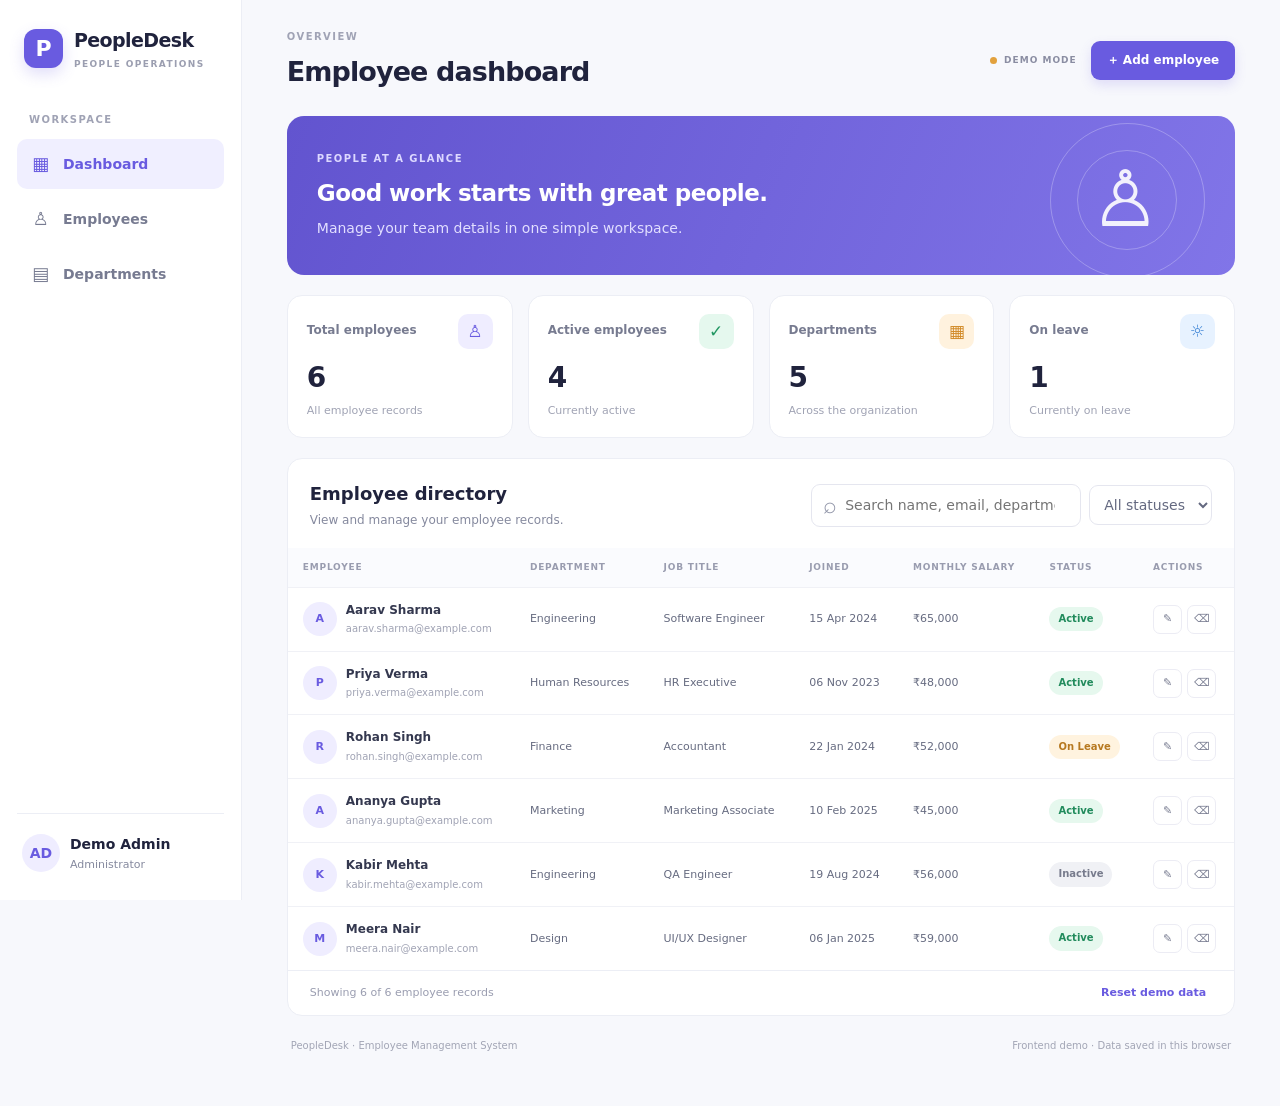
<file: index.html>
<!DOCTYPE html>
<html lang="en">
<head>
  <meta charset="UTF-8">
  <meta name="viewport" content="width=device-width, initial-scale=1">
  <meta name="theme-color" content="#171a35">
  <title>PeopleDesk — Employee Management System</title>
  <meta name="description" content="A responsive employee management dashboard demo for managing employee records.">
  <link rel="stylesheet" href="style.css">
</head>
<body>
  <div class="layout">
    <aside class="sidebar">
      <a class="brand" href="#" aria-label="PeopleDesk home">
        <span class="brand-icon">P</span><span class="brand-name">PeopleDesk<small>PEOPLE OPERATIONS</small></span>
      </a>
      <div class="nav-caption">WORKSPACE</div>
      <button class="nav-item active" data-view="dashboard"><span class="nav-symbol">▦</span> Dashboard</button>
      <button class="nav-item" data-view="employees"><span class="nav-symbol">♙</span> Employees</button>
      <button class="nav-item" data-view="departments"><span class="nav-symbol">▤</span> Departments</button>
      <div class="sidebar-bottom">
        <div class="profile-pic">AD</div><div><strong>Demo Admin</strong><small>Administrator</small></div>
      </div>
    </aside>

    <main class="main">
      <header class="topbar">
        <div><div class="eyebrow" id="pageEyebrow">OVERVIEW</div><h1 id="pageTitle">Employee dashboard</h1></div>
        <div class="top-actions"><span class="demo-label"><span></span> DEMO MODE</span><button class="btn primary" id="addBtn">＋ Add employee</button></div>
      </header>

      <section class="hero" id="hero">
        <div class="hero-content"><div class="eyebrow light">PEOPLE AT A GLANCE</div><h2>Good work starts with great people.</h2><p>Manage your team details in one simple workspace.</p></div>
        <div class="hero-art" aria-hidden="true"><span>♙</span><i></i><b></b></div>
      </section>

      <section class="stats" aria-label="Employee statistics">
        <article class="stat-card"><div class="stat-top"><span>Total employees</span><span class="stat-icon violet">♙</span></div><strong id="totalCount">0</strong><small>All employee records</small></article>
        <article class="stat-card"><div class="stat-top"><span>Active employees</span><span class="stat-icon mint">✓</span></div><strong id="activeCount">0</strong><small>Currently active</small></article>
        <article class="stat-card"><div class="stat-top"><span>Departments</span><span class="stat-icon amber">▦</span></div><strong id="departmentCount">0</strong><small>Across the organization</small></article>
        <article class="stat-card"><div class="stat-top"><span>On leave</span><span class="stat-icon blue">☼</span></div><strong id="leaveCount">0</strong><small>Currently on leave</small></article>
      </section>

      <section class="panel" id="employeePanel">
        <div class="panel-head"><div><h2 id="tableTitle">Employee directory</h2><p id="tableSubtitle">View and manage your employee records.</p></div>
          <div class="table-tools"><label class="search"><span>⌕</span><input id="searchInput" type="search" placeholder="Search name, email, department…" aria-label="Search employees"></label>
            <select id="statusFilter" aria-label="Filter by status"><option value="">All statuses</option><option>Active</option><option>On Leave</option><option>Inactive</option></select>
          </div>
        </div>
        <div class="table-wrap"><table><thead><tr><th>EMPLOYEE</th><th>DEPARTMENT</th><th>JOB TITLE</th><th>JOINED</th><th>MONTHLY SALARY</th><th>STATUS</th><th>ACTIONS</th></tr></thead><tbody id="employeeRows"></tbody></table></div>
        <div class="table-footer"><span id="recordCount">0 records</span><button class="text-btn" id="resetBtn">Reset demo data</button></div>
      </section>

      <section class="panel hidden" id="departmentPanel"><div class="panel-head"><div><h2>Departments</h2><p>Employee distribution across your organization.</p></div></div><div class="department-grid" id="departmentGrid"></div></section>
      <footer><span>PeopleDesk · Employee Management System</span><span>Frontend demo · Data saved in this browser</span></footer>
    </main>
  </div>

  <div class="modal-backdrop" id="modalBackdrop" aria-hidden="true">
    <section class="modal" role="dialog" aria-modal="true" aria-labelledby="modalTitle">
      <div class="modal-head"><div><div class="eyebrow">EMPLOYEE RECORD</div><h2 id="modalTitle">Add employee</h2></div><button class="close-btn" id="closeModal" aria-label="Close">×</button></div>
      <form id="employeeForm">
        <input type="hidden" id="employeeId">
        <div class="form-grid">
          <label>Full name *<input id="fullName" required maxlength="100" placeholder="e.g. Aditi Sharma"></label>
          <label>Email address *<input id="email" required type="email" maxlength="150" placeholder="name@company.com"></label>
          <label>Phone<input id="phone" maxlength="25" placeholder="+91 98765 43210"></label>
          <label>Department *<select id="department" required><option value="">Select department</option><option>Engineering</option><option>Human Resources</option><option>Finance</option><option>Marketing</option><option>Sales</option><option>Operations</option><option>Design</option></select></label>
          <label>Job title *<input id="jobTitle" required maxlength="100" placeholder="e.g. Software Engineer"></label>
          <label>Monthly salary (₹) *<input id="salary" required type="number" min="0" step="0.01" placeholder="50000"></label>
          <label>Date joined *<input id="hireDate" required type="date"></label>
          <label>Status<select id="status"><option>Active</option><option>On Leave</option><option>Inactive</option></select></label>
        </div>
        <p class="form-note">* Required fields. Demo records are stored locally in this browser, not on a server.</p>
        <div class="modal-actions"><button type="button" class="btn secondary" id="cancelBtn">Cancel</button><button type="submit" class="btn primary">Save employee</button></div>
      </form>
    </section>
  </div>
  <div class="toast" id="toast" role="status" aria-live="polite"></div>
  <script src="app.js"></script>
</body>
</html>
</file>
<file: style.css>
:root{--ink:#20233d;--muted:#85899e;--line:#eceef5;--purple:#695be0;--bg:#f7f8fc;--white:#fff}*{box-sizing:border-box}body{margin:0;background:var(--bg);color:var(--ink);font:14px/1.45 Inter,ui-sans-serif,system-ui,-apple-system,BlinkMacSystemFont,"Segoe UI",sans-serif}button,input,select{font:inherit}button{cursor:pointer}.layout{min-height:100vh}.sidebar{position:fixed;inset:0 auto 0 0;width:242px;background:#fff;border-right:1px solid var(--line);padding:27px 17px;display:flex;flex-direction:column;z-index:2}.brand{display:flex;align-items:center;gap:11px;padding:0 7px 42px;color:var(--ink);text-decoration:none}.brand-icon{display:grid;place-items:center;width:39px;height:39px;background:var(--purple);border-radius:12px;color:white;font-weight:850;font-size:22px;box-shadow:0 6px 15px #695be033}.brand-name{font-weight:850;font-size:19px;letter-spacing:-.6px}.brand-name small{display:block;color:#9b9eb0;font-size:9px;letter-spacing:1.4px;margin-top:3px}.nav-caption,.eyebrow{font-size:10px;letter-spacing:1.45px;font-weight:850;color:#a0a3b5}.nav-caption{padding:0 12px 12px}.nav-item{display:flex;align-items:center;gap:13px;border:0;background:transparent;text-align:left;padding:12px 14px;border-radius:10px;color:#777b91;font-weight:650;margin-bottom:5px}.nav-item:hover,.nav-item.active{background:#f0efff;color:var(--purple)}.nav-symbol{font-size:18px;width:19px;text-align:center}.sidebar-bottom{margin-top:auto;border-top:1px solid var(--line);padding:20px 5px 0;display:flex;gap:10px;align-items:center}.profile-pic,.person-avatar{display:grid;place-items:center;flex-shrink:0;border-radius:50%;background:#efedff;color:#695be0;font-weight:800}.profile-pic{width:38px;height:38px}.sidebar-bottom strong,.sidebar-bottom small{display:block}.sidebar-bottom small{color:var(--muted);margin-top:3px;font-size:11px}.main{margin-left:242px;padding:30px clamp(18px,3.5vw,52px);max-width:1800px}.topbar{display:flex;align-items:center;justify-content:space-between;gap:16px;margin-bottom:25px}.topbar .eyebrow{margin-bottom:7px}.topbar h1{font-size:27px;letter-spacing:-.9px;margin:0}.top-actions{display:flex;align-items:center;gap:14px}.demo-label{display:flex;align-items:center;gap:7px;font-size:9px;letter-spacing:1px;font-weight:850;color:#8a8da2}.demo-label span{width:7px;height:7px;background:#e2a13d;border-radius:50%}.btn{border:0;border-radius:9px;padding:11px 16px;font-weight:750;font-size:12px;transition:.15s}.btn.primary{background:var(--purple);color:white;box-shadow:0 5px 12px #695be02b}.btn.primary:hover{background:#5748c9;transform:translateY(-1px)}.btn.secondary{background:#f0f1f7;color:#555a70}.hero{position:relative;display:flex;align-items:center;justify-content:space-between;overflow:hidden;background:linear-gradient(112deg,#6254cf,#8175e8);border-radius:17px;color:white;padding:27px 30px;min-height:155px}.hero .eyebrow{color:#dcd8ff;margin-bottom:11px}.hero h2{font-size:23px;letter-spacing:-.55px;margin:0 0 8px}.hero p{color:#e2dfff;margin:0}.hero-art{position:relative;width:160px;height:105px;display:grid;place-items:center}.hero-art span{font-size:78px;z-index:1;opacity:.9}.hero-art i,.hero-art b{position:absolute;border:1px solid #ffffff42;border-radius:50%;width:155px;height:155px;right:0;top:-20px}.hero-art b{width:100px;height:100px;right:28px;top:7px}.stats{display:grid;grid-template-columns:repeat(4,minmax(0,1fr));gap:15px;margin:20px 0}.stat-card,.panel{background:#fff;border:1px solid var(--line);border-radius:15px}.stat-card{padding:18px 19px}.stat-top{display:flex;align-items:center;justify-content:space-between;gap:8px;color:#777b90;font-weight:650;font-size:12px}.stat-icon{width:35px;height:35px;display:grid;place-items:center;border-radius:10px;font-size:17px}.violet{background:#efedff;color:#695be0}.mint{background:#e5f8ee;color:#229762}.amber{background:#fff2de;color:#d28a27}.blue{background:#e7f2ff;color:#4388d7}.stat-card strong{display:block;font-size:28px;letter-spacing:-1px;margin-top:9px}.stat-card small{display:block;color:#a0a3b4;font-size:11px;margin-top:5px}.panel{overflow:hidden}.panel-head{display:flex;align-items:center;justify-content:space-between;gap:18px;padding:22px 22px 18px}.panel-head h2{font-size:18px;margin:0 0 5px}.panel-head p{font-size:12px;color:var(--muted);margin:0}.table-tools{display:flex;gap:8px;align-items:center}.search{display:flex;align-items:center;gap:8px;border:1px solid #e5e6ef;border-radius:9px;padding:0 11px;min-width:270px}.search span{font-size:23px;color:#9296a9}.search input{border:0;outline:0;padding:10px 0;width:100%;min-width:0;color:var(--ink)}.table-tools select{border:1px solid #e5e6ef;background:white;border-radius:9px;padding:10px;color:#646980;outline:0}input:focus,select:focus{border-color:#9289eb;box-shadow:0 0 0 3px #695be016} .table-wrap{overflow-x:auto}table{width:100%;border-collapse:collapse;white-space:nowrap}thead{background:#fafbfe}th{text-align:left;font-size:9px;letter-spacing:.8px;color:#999caf;padding:13px 15px;font-weight:850}td{padding:14px 15px;border-top:1px solid #f0f1f6;color:#666b80;font-size:11px}tbody tr:hover{background:#fcfcff}.person{display:flex;align-items:center;gap:9px}.person-avatar{width:34px;height:34px;font-size:11px}.person strong,.person small{display:block}.person strong{font-size:12px;color:#34384f}.person small{font-size:10px;color:#a0a3b4;margin-top:3px}.status{display:inline-block;border-radius:20px;padding:5px 9px;font-size:10px;font-weight:750}.status.active{background:#e6f8ee;color:#218b5c}.status.on-leave{background:#fff3df;color:#b77920}.status.inactive{background:#f0f1f5;color:#777b8c}.actions{display:flex;gap:5px}.icon-btn{width:29px;height:29px;border:1px solid #ececf4;background:white;color:#777b90;border-radius:7px}.icon-btn:hover{background:#f0efff;color:var(--purple)}.icon-btn.delete:hover{background:#fff0f0;color:#ca4444}.table-footer{border-top:1px solid var(--line);padding:13px 22px;display:flex;align-items:center;justify-content:space-between;color:#9a9db0;font-size:11px}.text-btn{border:0;background:none;color:var(--purple);font-size:11px;font-weight:700}.empty{text-align:center;padding:32px;color:#888ca0}.department-grid{padding:0 22px 22px;display:grid;grid-template-columns:repeat(3,minmax(0,1fr));gap:13px}.dept-card{border:1px solid var(--line);border-radius:12px;padding:17px}.dept-card h3{margin:0 0 6px;font-size:13px}.dept-card p{margin:0;color:var(--muted);font-size:11px}.dept-number{font-size:25px;font-weight:800;margin-top:14px}.dept-bar{height:6px;border-radius:9px;background:#efeff8;overflow:hidden;margin-top:10px}.dept-bar span{display:block;height:100%;background:var(--purple);border-radius:9px}footer{display:flex;justify-content:space-between;gap:12px;color:#a2a5b5;font-size:10px;padding:23px 4px}.hidden{display:none!important}.modal-backdrop{display:none;position:fixed;inset:0;background:#19172f80;z-index:10;align-items:center;justify-content:center;padding:18px;overflow:auto}.modal-backdrop.open{display:flex}.modal{background:#fff;width:min(650px,100%);max-height:95vh;overflow:auto;border-radius:17px;padding:25px;box-shadow:0 20px 80px #17152f30}.modal-head{display:flex;justify-content:space-between;align-items:flex-start;margin-bottom:22px}.modal-head .eyebrow{margin-bottom:7px}.modal-head h2{margin:0;font-size:22px}.close-btn{border:0;background:#f2f2f8;border-radius:9px;width:35px;height:35px;font-size:24px;color:#666}.form-grid{display:grid;grid-template-columns:1fr 1fr;gap:15px}.form-grid label{display:flex;flex-direction:column;gap:7px;font-size:12px;font-weight:700;color:#55596d}.form-grid input,.form-grid select{width:100%;border:1px solid #e3e5ef;border-radius:8px;padding:11px 12px;background:white;color:#34384e;outline:0}.form-note{font-size:10px;color:#999caf;margin:17px 0}.modal-actions{display:flex;justify-content:flex-end;gap:9px;border-top:1px solid var(--line);padding-top:17px}.toast{position:fixed;bottom:22px;right:22px;z-index:20;background:#252542;color:white;padding:12px 17px;border-radius:10px;box-shadow:0 8px 30px #0002;opacity:0;transform:translateY(10px);transition:.2s;pointer-events:none;font-size:12px}.toast.show{opacity:1;transform:translateY(0)}@media(max-width:1150px){.stats{grid-template-columns:repeat(2,minmax(0,1fr))}.panel-head{align-items:flex-start;flex-direction:column}.table-tools{width:100%}.search{flex:1}}@media(max-width:700px){.sidebar{position:static;width:auto;height:auto;padding:14px 16px;border:0;border-bottom:1px solid var(--line)}.brand{padding:0}.sidebar .nav-caption{display:none}.sidebar{display:grid;grid-template-columns:1fr;gap:12px}.sidebar .nav-item{display:none}.sidebar-bottom{display:none}.main{margin:0;padding:20px 13px}.topbar{align-items:flex-start}.topbar h1{font-size:21px}.top-actions{align-items:flex-end;flex-direction:column-reverse;gap:8px}.demo-label{font-size:8px}.btn.primary{padding:10px 11px;white-space:nowrap}.hero{padding:22px 18px;min-height:135px}.hero h2{font-size:19px}.hero-art{display:none}.stats{gap:9px}.stat-card{padding:13px}.stat-top{font-size:11px;align-items:flex-start}.stat-icon{width:29px;height:29px}.stat-card strong{font-size:24px}.stat-card small{font-size:10px}.panel-head{padding:18px 14px}.table-tools{flex-direction:column;align-items:stretch}.search{min-width:0;width:100%}.table-tools select{width:100%}.form-grid{grid-template-columns:1fr}.modal{padding:19px}.modal-backdrop{align-items:flex-start}footer{flex-direction:column}footer span{text-align:left}.department-grid{grid-template-columns:1fr;padding:0 14px 16px}}
</file>
